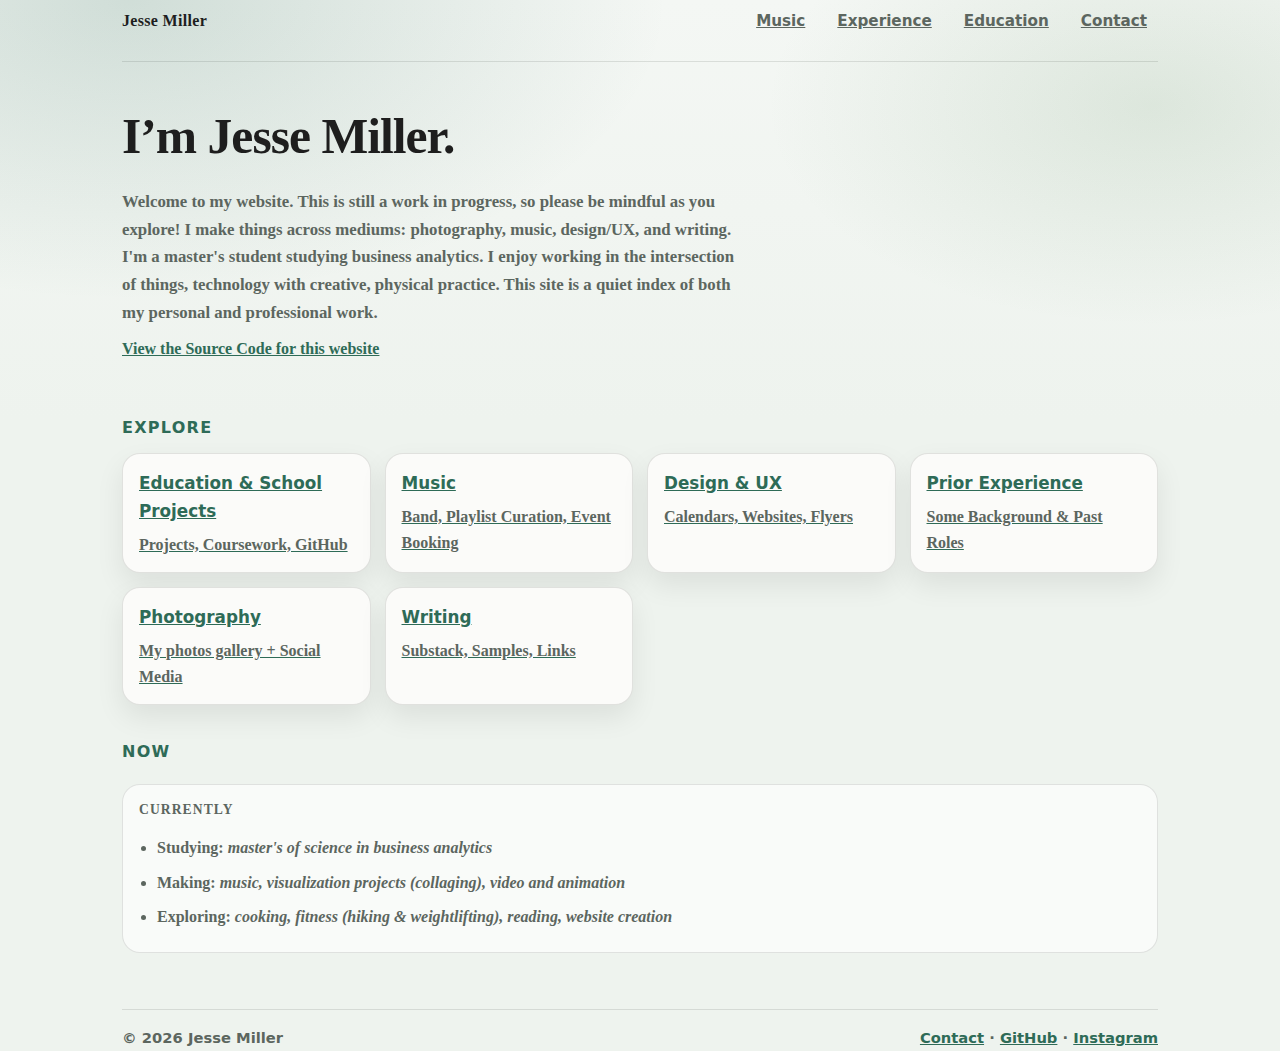
<file: index.html>
<!doctype html>
<html lang="en">
<head>
  <meta charset="utf-8" />
  <meta name="viewport" content="width=device-width, initial-scale=1" />
  <title> Jesse Miller </title>
  <link rel="stylesheet" href="styles.css" />
</head>
<body>
  <div class="container">
    <header class="topbar">
      <div class="brand">
        <strong>Jesse Miller
      </div>
      <nav class="nav" aria-label="Primary">
        <a href="music.html">Music</a>
        <a href="experience.html">Experience</a>
        <a href="school.html">Education</a>
        <a href="contact.html">Contact</a>
      </nav>
    </header>

    <section class="hero">
      <h1>I’m Jesse Miller.</h1>
      <p>
        Welcome to my website. This is still a work in progress, so please be mindful as you explore! I make things across mediums: photography, music, design/UX, and writing. I'm a master's student studying business analytics. I enjoy working in the intersection of things, technology with creative, physical practice. This site is a quiet index of both my personal and professional work.
      </p>
      <a href="https://github.com/jesse-mlr/jesse-mlr.github.io" target="_blank" rel="noopener">
  View the Source Code for this website
</a>
    </section>

    <section class="section">
      <h2>Explore</h2>
      <div class="grid">
        <a class="card" href="school.html">
          <h3>Education & School Projects</h3>
          <p>Projects, Coursework, GitHub</p>
        </a>

        <a class="card" href="music.html">
          <h3>Music</h3>
          <p>Band, Playlist Curation, Event Booking</p>
        </a>

        <a class="card" href="design.html">
          <h3>Design & UX</h3>
          <p>Calendars, Websites, Flyers</p>
        </a>

        <a class="card" href="experience.html">
          <h3>Prior Experience</h3>
          <p>Some Background & Past Roles</p>
        </a>
        
        <a class="card" href="photography.html">
          <h3>Photography</h3>
          <p>My photos gallery + Social Media</p>
        </a>
        
        <a class="card" href="writing.html">
          <h3>Writing</h3>
          <p>Substack, Samples, Links</p>
        </a>
      </div>
    </section>

    <section class="section">
      <h2>Now</h2>
      <div class="kicker">
        <div class="smallcaps">Currently</div>
        <ul class="list">
          <li>Studying: <em>master's of science in business analytics</em></li>
          <li>Making: <em>music, visualization projects (collaging), video and animation</em></li>
          <li>Exploring: <em>cooking, fitness (hiking & weightlifting), reading, website creation</em></li>
       
        </ul>
      </div>
    </section>

    <footer class="footer">
      <span>© 2026 Jesse Miller</span>
      <span>
        <a href="contact.html">Contact</a> ·
        <a href="https://github.com/jem047">GitHub</a> ·
        <a href="https://instagram.com/jewishamericancowgirl">Instagram</a>
      </span>
    </footer>
  </div>
</body>
</html>
</file>
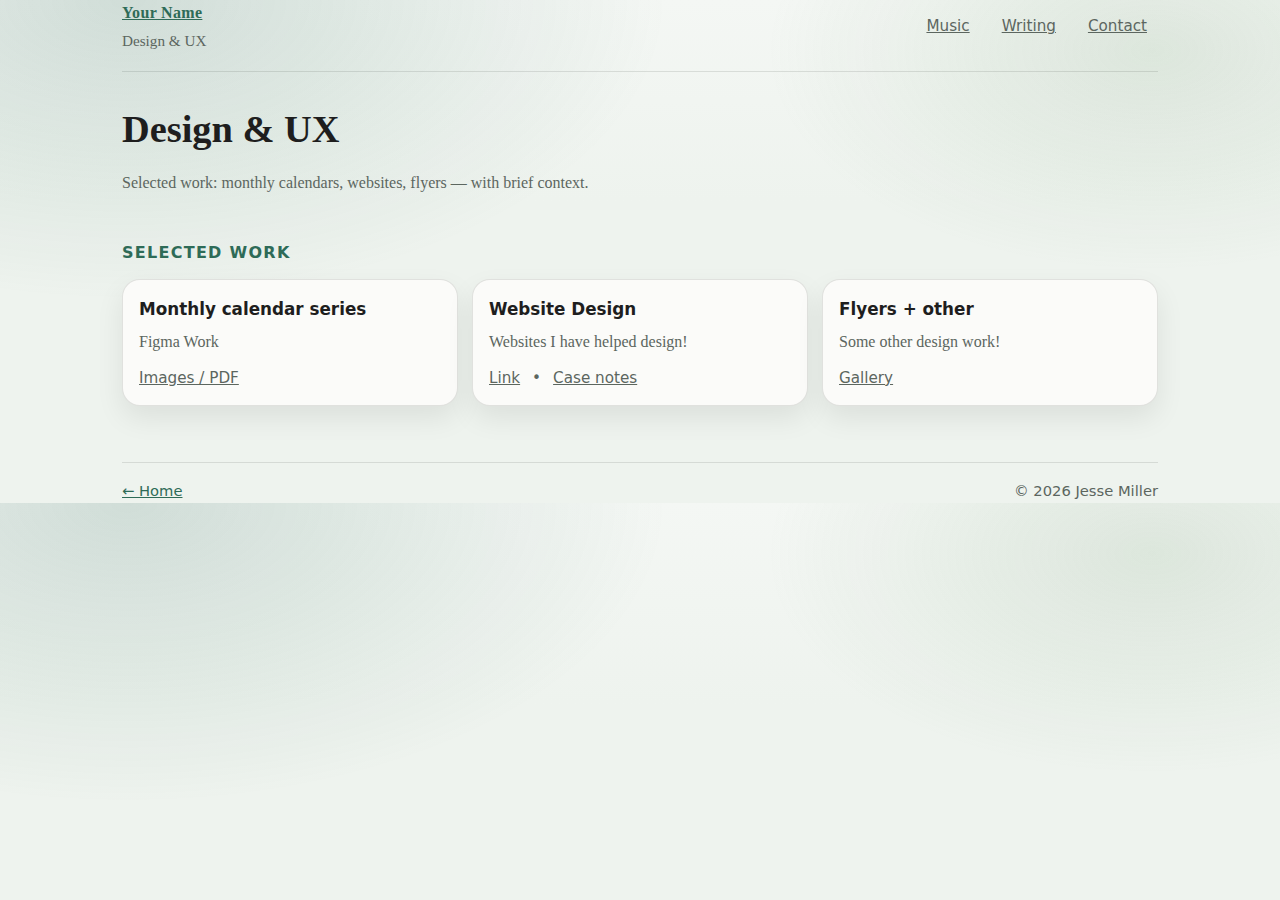
<file: design.html>
<!doctype html>
<html lang="en">
<head>
  <meta charset="utf-8" />
  <meta name="viewport" content="width=device-width, initial-scale=1" />
  <title>Design & UX — Jesse </title>
  <meta name="description" content="Design and UX work by Jesse Miller." />
  <link rel="stylesheet" href="styles.css" />
</head>
<body>
  <div class="container">
    <header class="topbar">
      <div class="brand">
        <strong><a href="index.html">Your Name</a></strong>
        <span>Design & UX</span>
      </div>
      <nav class="nav" aria-label="Primary">
        <a href="music.html">Music</a>
        <a href="writing.html">Writing</a>
        <a href="contact.html">Contact</a>
      </nav>
    </header>

    <div class="pagehead">
      <h1>Design & UX</h1>
      <p>Selected work: monthly calendars, websites, flyers — with brief context.</p>
    </div>

    <section class="section">
      <h2>Selected work</h2>
      <div class="grid">
        <div class="card">
          <h3>Monthly calendar series</h3>
          <p>Figma Work</p>
          <div class="meta"><a href="#">Images / PDF</a></div>
        </div>
        <div class="card">
          <h3>Website Design</h3>
          <p>Websites I have helped design!</p>
          <div class="meta"><a href="#">Link</a> <span>•</span> <a href="#">Case notes</a></div>
        </div>
        <div class="card">
          <h3>Flyers + other</h3>
          <p>Some other design work!</p>
          <div class="meta"><a href="#">Gallery</a></div>
        </div>
      </div>
    </section>

    <footer class="footer">
      <span><a href="index.html">← Home</a></span>
      <span>© 2026 Jesse Miller</span>
    </footer>
  </div>
</body>
</html>
</file>
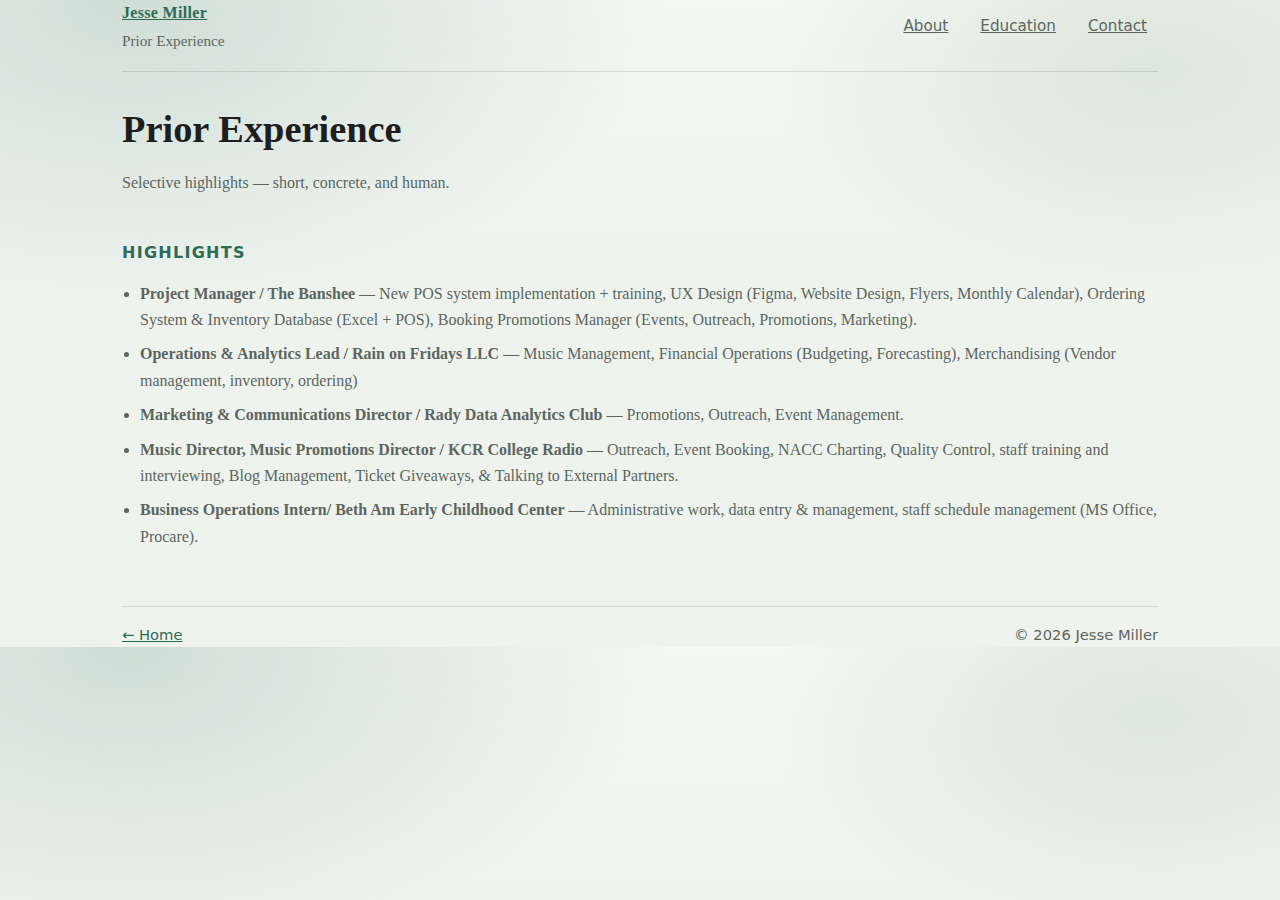
<file: experience.html>
<!doctype html>
<html lang="en">
<head>
  <meta charset="utf-8" />
  <meta name="viewport" content="width=device-width, initial-scale=1" />
  <title>Prior Experience — Jesse Miller</title>
  <link rel="stylesheet" href="styles.css" />
</head>
<body>
  <div class="container">
    <header class="topbar">
      <div class="brand">
        <strong><a href="index.html">Jesse Miller</a></strong>
        <span>Prior Experience</span>
      </div>
      <nav class="nav" aria-label="Primary">
        <a href="about.html">About</a>
        <a href="education.html">Education</a>
        <a href="contact.html">Contact</a>
      </nav>
    </header>

    <div class="pagehead">
      <h1>Prior Experience</h1>
      <p>Selective highlights — short, concrete, and human.</p>
    </div>

    <section class="section">
      <h2>Highlights</h2>
      <ul class="list">
        <li><strong>Project Manager / The Banshee </strong> — New POS system implementation + training, UX Design (Figma, Website Design, Flyers, Monthly Calendar), Ordering System & Inventory Database (Excel + POS), Booking Promotions Manager (Events, Outreach, Promotions, Marketing).</li>
        <li><strong>Operations & Analytics Lead / Rain on Fridays LLC</strong> — Music Management, Financial Operations (Budgeting, Forecasting), Merchandising (Vendor management, inventory, ordering)</li>
        <li><strong>Marketing & Communications Director / Rady Data Analytics Club</strong> — Promotions, Outreach, Event Management.</li>
        <li><strong>Music Director, Music Promotions Director / KCR College Radio</strong> — Outreach, Event Booking, NACC Charting, Quality Control, staff training and interviewing, Blog Management, Ticket Giveaways, & Talking to External Partners.</li>
        <li><strong>Business Operations Intern/ Beth Am Early Childhood Center</strong> — Administrative work, data entry & management, staff schedule management (MS Office, Procare).</li>
      </ul>
    </section>

    <footer class="footer">
      <span><a href="index.html">← Home</a></span>
      <span>© 2026 Jesse Miller</span>
    </footer>
  </div>
</body>
</html>
</file>
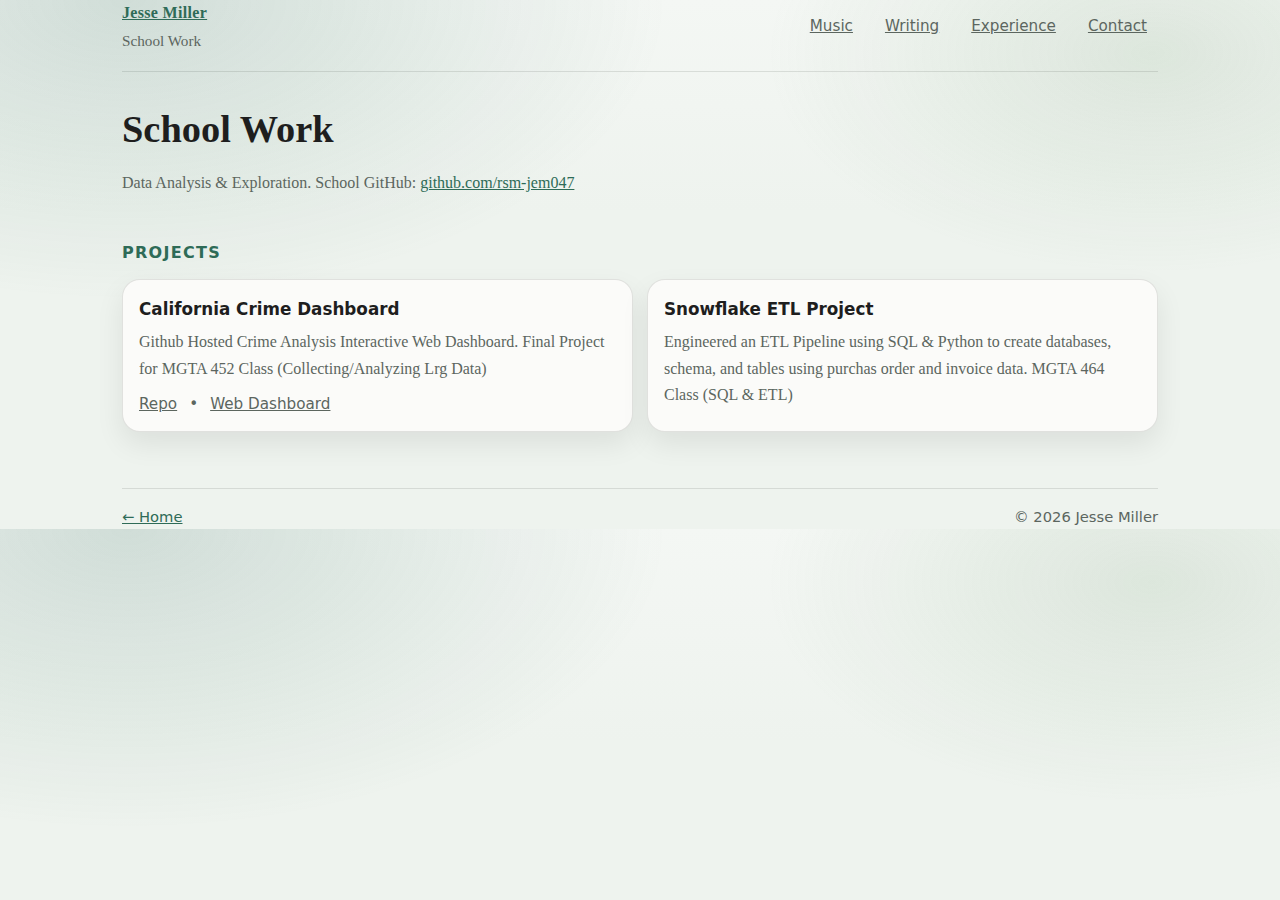
<file: school.html>
<!doctype html>
<html lang="en">
<head>
  <meta charset="utf-8" />
  <meta name="viewport" content="width=device-width, initial-scale=1" />
  <title>School Work — Jesse Miller</title>
  <meta name="description" content="School projects and coursework." />
  <link rel="stylesheet" href="styles.css" />
</head>
<body>
  <div class="container">
    <header class="topbar">
      <div class="brand">
        <strong><a href="index.html">Jesse Miller</a></strong>
        <span>School Work</span>
      </div>
      <nav class="nav" aria-label="Primary">
        <a href="music.html">Music</a>
        <a href="writing.html">Writing</a>
        <a href="experience.html">Experience</a>
        <a href="contact.html">Contact</a>
      </nav>
    </header>

    <div class="pagehead">
      <h1>School Work</h1>
      <p>
        Data Analysis & Exploration. School GitHub: <a href="https://github.com/rsm-jem047">github.com/rsm-jem047</a>
      </p>
    </div>

    <section class="section">
      <h2>Projects</h2>
      <div class="grid">
        <div class="card">
          <h3>California Crime Dashboard</h3>
          <p>Github Hosted Crime Analysis Interactive Web Dashboard. Final Project for MGTA 452 Class (Collecting/Analyzing Lrg Data)</p>
          <div class="meta"><a href="https://github.com/rsm-fluan/california-crime-dashboard">Repo</a> <span>•</span> <a href="https://rsm-fluan.github.io/california-crime-dashboard/">Web Dashboard</a></div>
        </div>
        <div class="card">
          <h3>Snowflake ETL Project</h3>
          <p>Engineered an ETL Pipeline using SQL & Python to create databases, schema, and tables using purchas order and invoice data. MGTA 464 Class (SQL & ETL)</p>
        </div>
      </div>
    </section>

    <footer class="footer">
      <span><a href="index.html">← Home</a></span>
      <span>© 2026 Jesse Miller</span>
    </footer>
  </div>
</body>
</html>
</file>
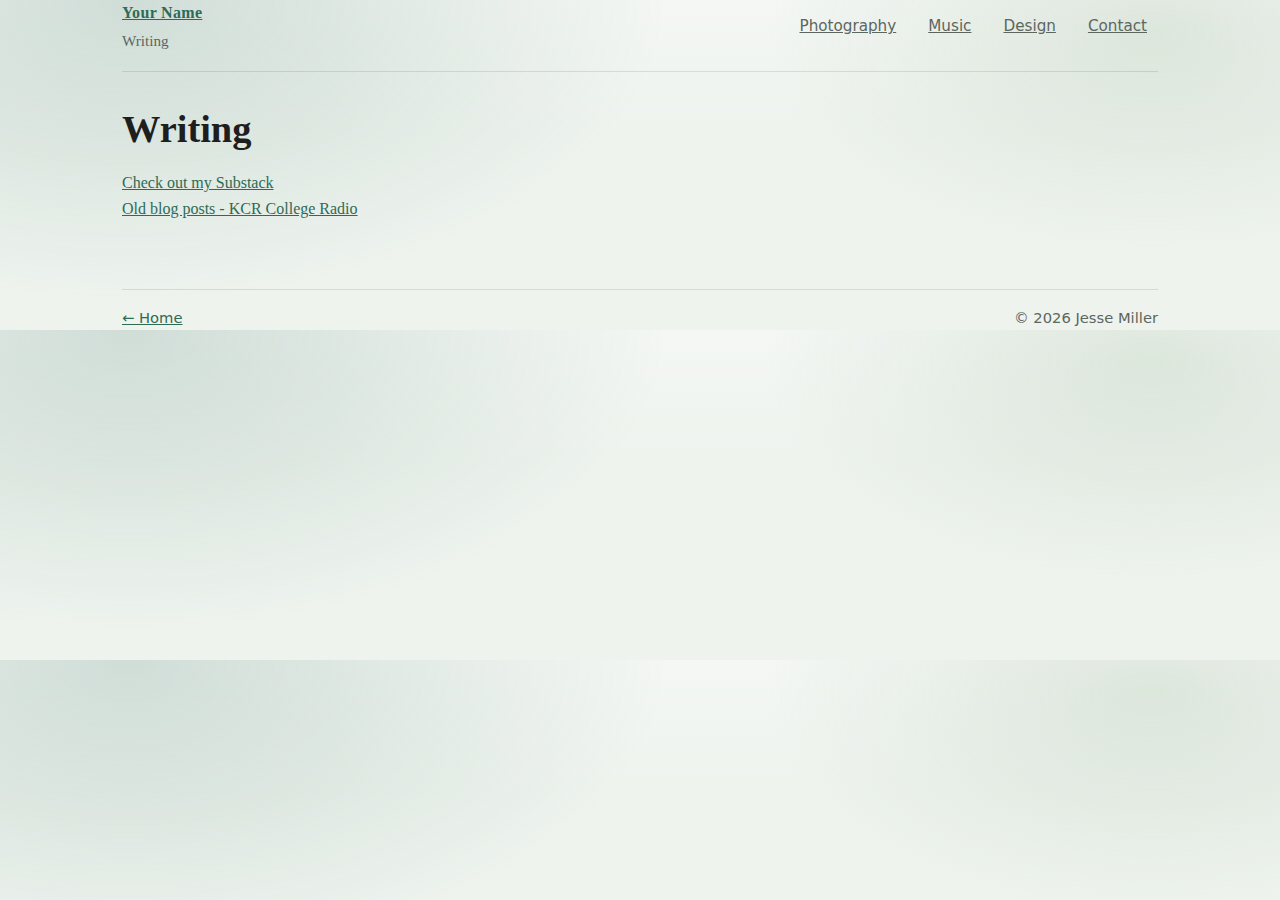
<file: writing.html>
<!doctype html>
<html lang="en">
<head>
  <meta charset="utf-8" />
  <meta name="viewport" content="width=device-width, initial-scale=1" />
  <title>Writing — Jesse</title>
  <meta name="description" content="Writing samples by Your Name." />
  <link rel="stylesheet" href="styles.css" />
</head>
<body>
  <div class="container">
    <header class="topbar">
      <div class="brand">
        <strong><a href="index.html">Your Name</a></strong>
        <span>Writing</span>
      </div>
      <nav class="nav" aria-label="Primary">
        <a href="photography.html">Photography</a>
        <a href="music.html">Music</a>
        <a href="design.html">Design</a>
        <a href="contact.html">Contact</a>
      </nav>
    </header>

    <div class="pagehead">
      <h1>Writing</h1>
      <p><a href="https://substack.com/@graindaisy">Check out my Substack</a></p>
      <p><a href="https://kcr.sdsu.edu/author/jesse-miller/">Old blog posts - KCR College Radio</a></p>
    </div>


    <footer class="footer">
      <span><a href="index.html">← Home</a></span>
      <span>© 2026 Jesse Miller</span>
    </footer>
  </div>
</body>
</html>
</file>
<file: styles.css>
:root{
  /* background + surfaces */
  --bg: #eef3ee;          /* soft sage green */
  --paper: #fbfbf9;       /* warm paper white */

  /* text */
  --text: #1e1e1e;        /* charcoal, not black */
  --muted: #5c665f;       /* green-tinted gray */

  /* lines + accents */
  --hairline: rgba(30,40,35,.12);
  --accent: #2e6b57;      /* moss green */
  --accent-soft: rgba(46,107,87,.12);

  /* depth */
  --shadow: 0 12px 28px rgba(0,0,0,.08);

  --radius: 18px;
  --max: 980px;
}

*{ box-sizing:border-box; }
html{ scroll-behavior:smooth; }
body{
  margin:0;
  background:
    radial-gradient(900px 500px at 10% 0%, rgba(46,107,87,.18), transparent 60%),
    radial-gradient(700px 400px at 90% 10%, rgba(120,160,120,.18), transparent 55%),
    linear-gradient(180deg, #f4f7f4 0%, var(--bg) 40%);
  color: var(--text);
  font-family: ui-serif, "Iowan Old Style", "Palatino Linotype", Palatino, Georgia, serif;
  line-height: 1.65;
}

a{
  color: var(--accent);
}
a:hover{
  text-decoration: underline;
}

.container {
  max-width: 1100px;
  margin: 0 auto;
  padding: 0 2rem;
}

.topbar{
  display:flex;
  justify-content:space-between;
  align-items:center;
  gap: 16px;
  padding-bottom: 18px;
  border-bottom: 1px solid var(--hairline);
}

.brand{
  display:flex;
  flex-direction:column;
  gap: 2px;
}
.brand strong{
  font-size: 1rem;
  letter-spacing: .02em;
}
.brand span{
  color: var(--muted);
  font-size: .95rem;
}

.nav{
  display:flex;
  gap: 10px;
  flex-wrap:wrap;
  justify-content:flex-end;
}
.nav a{
  font-family: ui-sans-serif, system-ui, -apple-system, Segoe UI, Roboto, Helvetica, Arial, sans-serif;
  font-size: .95rem;
  color: var(--muted);
  padding: 8px 10px;
  border-radius: 999px;
  border: 1px solid transparent;
}
.nav a:hover{
  color: var(--accent);
  background: var(--accent-soft);
  border-color: var(--accent);
}

.hero{
  padding-top: 34px;
  padding-bottom: 18px;
}
.hero h1{
  margin: 0 0 10px;
  font-size: clamp(2rem, 4vw, 3.1rem);
  letter-spacing: -.02em;
  font-weight: 600;
}
.hero p{
  margin: 10px 0;
  color: var(--muted);
  max-width: 75ch;
  font-size: 1.05rem;
}

.badges{
  display:flex;
  flex-wrap:wrap;
  gap: 10px;
  margin-top: 14px;
}
.badge{
  font-family: ui-sans-serif, system-ui, -apple-system, Segoe UI, Roboto, Helvetica, Arial, sans-serif;
  font-size: .92rem;
  color: var(--muted);
  border: 1px solid var(--hairline);
  background: rgba(255,255,255,.70);
  padding: 7px 10px;
  border-radius: 999px;
}

.section{
  margin-top: 34px;
}
.section h2{
  margin: 0 0 12px;
  font-family: ui-sans-serif, system-ui, -apple-system, Segoe UI, Roboto, Helvetica, Arial, sans-serif;
  font-size: 1rem;
  letter-spacing: .08em;
  text-transform: uppercase;
   color: var(--accent);
}

.grid{
  display:grid;
  gap: 14px;
  grid-template-columns: repeat(auto-fit, minmax(230px, 1fr));
}

.card{
  border: 1px solid var(--hairline);
  background: var(--paper);
  border-radius: var(--radius);
  box-shadow: var(--shadow);
  padding: 16px 16px 14px;
  transition: transform .15s ease, box-shadow .15s ease;
}

.card:hover{
  transform: translateY(-2px);
  box-shadow: 0 18px 36px rgba(0,0,0,.12);
}
.card h3{
  margin: 0 0 6px;
  font-family: ui-sans-serif, system-ui, -apple-system, Segoe UI, Roboto, Helvetica, Arial, sans-serif;
  font-size: 1.05rem;
}
.card p{
  margin: 0;
  color: var(--muted);
}

.meta{
  margin-top: 10px;
  display:flex;
  gap: 12px;
  flex-wrap:wrap;
  color: var(--muted);
  font-family: ui-sans-serif, system-ui, -apple-system, Segoe UI, Roboto, Helvetica, Arial, sans-serif;
  font-size: .95rem;
}
.meta a{ color: var(--muted); }
.meta a:hover{ color: var(--accent); }

.pagehead{
  padding-top: 26px;
  padding-bottom: 10px;
}
.pagehead h1{
  margin: 0 0 8px;
  font-size: clamp(1.8rem, 3.5vw, 2.4rem);
  font-weight: 600;
}
.pagehead p{
  margin: 0;
  color: var(--muted);
  max-width: 78ch;
}

.kicker{
  margin-top: 18px;
  padding: 14px 16px;
  border: 1px solid var(--hairline);
  border-radius: var(--radius);
  background: rgba(255,255,255,.65);
  color: var(--muted);
}

.list{
  margin: 14px 0 0;
  padding-left: 18px;
  color: var(--muted);
}
.list li{ margin: 8px 0; }

.gallery{
  display:grid;
  gap: 14px;
  grid-template-columns: repeat(auto-fit, minmax(220px, 1fr));
  margin-top: 14px;
}
.photo{
  border-radius: var(--radius);
  overflow:hidden;
  border: 1px solid var(--hairline);
  background: rgba(255,255,255,.85);
  box-shadow: var(--shadow);
}
.photo img{
  display:block;
  width:100%;
  height: 240px;
  object-fit: cover;
}
.photo figcaption{
  padding: 10px 12px;
  color: var(--muted);
  font-family: ui-sans-serif, system-ui, -apple-system, Segoe UI, Roboto, Helvetica, Arial, sans-serif;
  font-size: .95rem;
}

.footer{
  margin-top: 56px;
  padding-top: 16px;
  border-top: 1px solid var(--hairline);
  color: var(--muted);
  font-family: ui-sans-serif, system-ui, -apple-system, Segoe UI, Roboto, Helvetica, Arial, sans-serif;
  font-size: .92rem;
  display:flex;
  justify-content:space-between;
  gap: 14px;
  flex-wrap:wrap;
}

.smallcaps{
  letter-spacing: .08em;
  text-transform: uppercase;
  font-size: .85rem;
}
</file>
